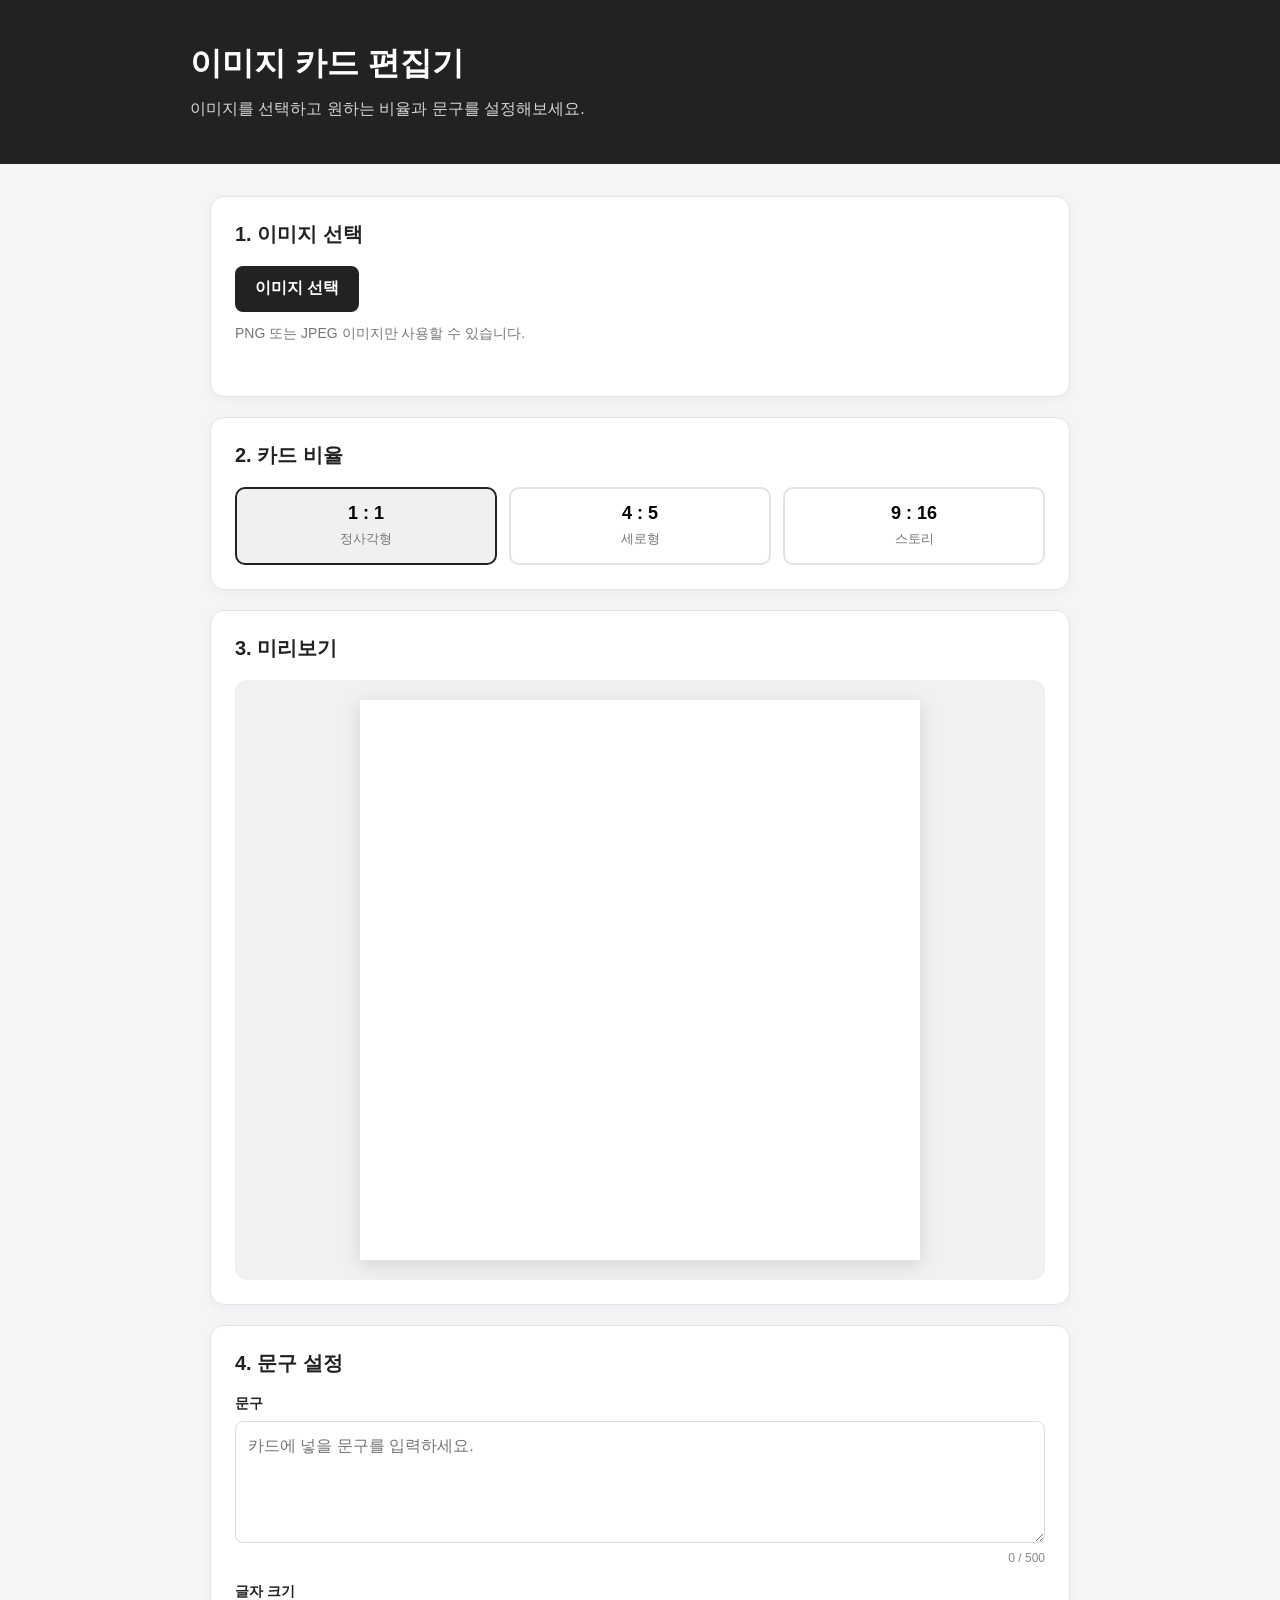
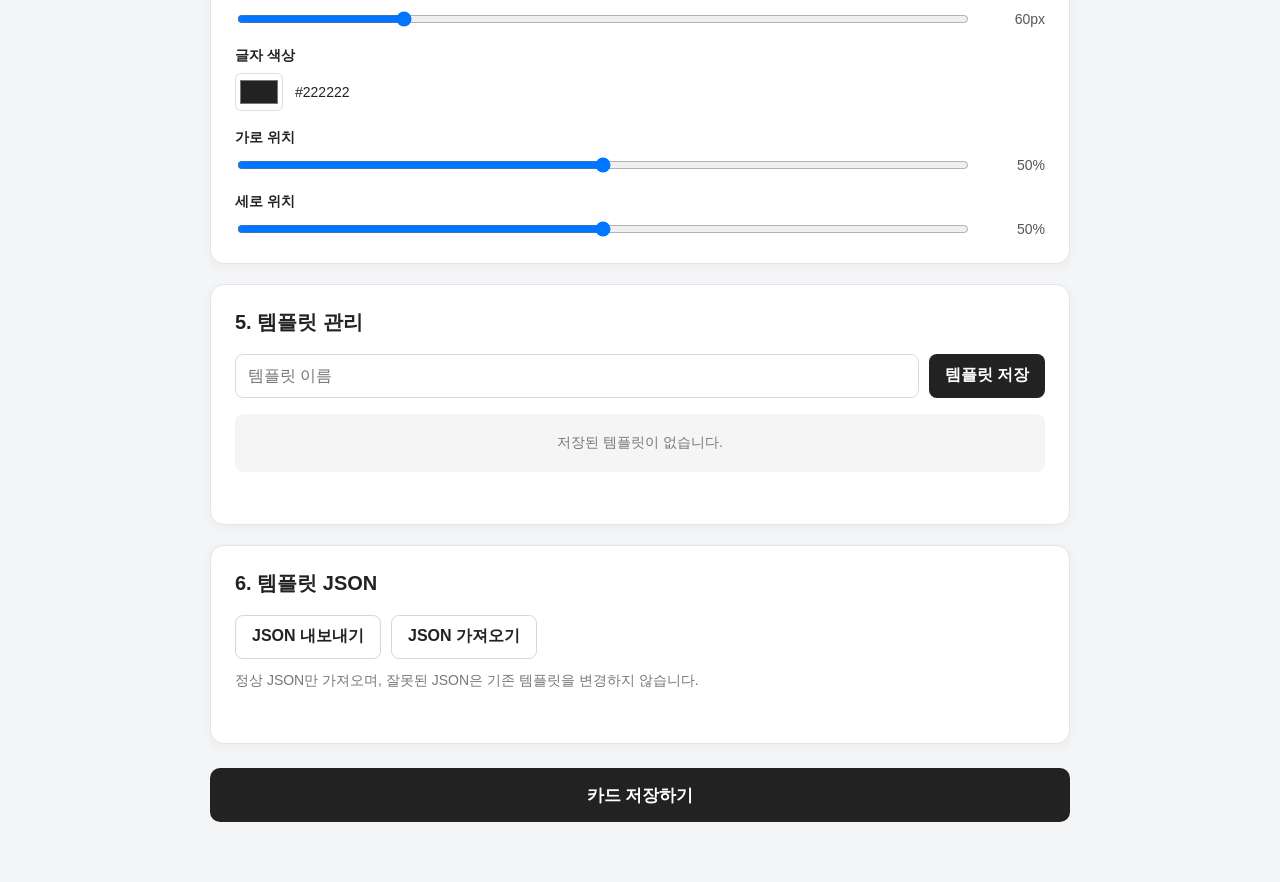
<file: index.html>
<!DOCTYPE html>
<html lang="ko">
<head>
    <meta charset="UTF-8">
    <meta name="viewport" content="width=device-width, initial-scale=1.0">

    <title>이미지 카드 편집기</title>

    <link rel="stylesheet" href="style.css">
</head>

<body>

<header class="header">
    <div class="header-inner">
        <h1>이미지 카드 편집기</h1>
        <p>이미지를 선택하고 원하는 비율과 문구를 설정해보세요.</p>
    </div>
</header>


<main class="container">

    <section class="editor">

        <!-- 이미지 -->
        <div class="section">

            <h2>1. 이미지 선택</h2>

            <label class="file-button">
                이미지 선택
                <input
                    type="file"
                    id="imageInput"
                    accept="image/png,image/jpeg"
                >
            </label>

            <p class="help-text">
                PNG 또는 JPEG 이미지만 사용할 수 있습니다.
            </p>

            <p id="imageStatus" class="status"></p>

        </div>


        <!-- 비율 -->
        <div class="section">

            <h2>2. 카드 비율</h2>

            <div class="ratio-buttons">

                <button
                    type="button"
                    class="ratio-button active"
                    data-ratio="1:1"
                >
                    <strong>1 : 1</strong>
                    <span>정사각형</span>
                </button>

                <button
                    type="button"
                    class="ratio-button"
                    data-ratio="4:5"
                >
                    <strong>4 : 5</strong>
                    <span>세로형</span>
                </button>

                <button
                    type="button"
                    class="ratio-button"
                    data-ratio="9:16"
                >
                    <strong>9 : 16</strong>
                    <span>스토리</span>
                </button>

            </div>

        </div>


        <!-- 미리보기 -->
        <div class="section">

            <h2>3. 미리보기</h2>

            <div class="canvas-area">
                <canvas id="canvas"></canvas>
            </div>

        </div>


        <!-- 문구 -->
        <div class="section">

            <h2>4. 문구 설정</h2>

            <div class="text-controls">

                <div class="control">

                    <label for="textInput">
                        문구
                    </label>

                    <textarea
                        id="textInput"
                        rows="4"
                        maxlength="500"
                        placeholder="카드에 넣을 문구를 입력하세요."
                    ></textarea>

                    <span id="textLength" class="input-info">
                        0 / 500
                    </span>

                </div>


                <div class="control">

                    <label for="fontSize">
                        글자 크기
                    </label>

                    <div class="range-control">

                        <input
                            type="range"
                            id="fontSize"
                            min="20"
                            max="200"
                            value="60"
                        >

                        <span id="fontSizeValue">60px</span>

                    </div>

                </div>


                <div class="control">

                    <label for="textColor">
                        글자 색상
                    </label>

                    <div class="color-control">

                        <input
                            type="color"
                            id="textColor"
                            value="#222222"
                        >

                        <span id="textColorValue">
                            #222222
                        </span>

                    </div>

                </div>


                <div class="control">

                    <label for="textX">
                        가로 위치
                    </label>

                    <div class="range-control">

                        <input
                            type="range"
                            id="textX"
                            min="0"
                            max="100"
                            value="50"
                        >

                        <span id="textXValue">50%</span>

                    </div>

                </div>


                <div class="control">

                    <label for="textY">
                        세로 위치
                    </label>

                    <div class="range-control">

                        <input
                            type="range"
                            id="textY"
                            min="0"
                            max="100"
                            value="50"
                        >

                        <span id="textYValue">50%</span>

                    </div>

                </div>

            </div>

        </div>


        <!-- 템플릿 -->
        <div class="section">

            <h2>5. 템플릿 관리</h2>

            <div class="template-save">

                <input
                    type="text"
                    id="templateName"
                    maxlength="50"
                    placeholder="템플릿 이름"
                >

                <button
                    type="button"
                    id="saveTemplateButton"
                    class="primary-button"
                >
                    템플릿 저장
                </button>

            </div>

            <div
                id="templateList"
                class="template-list"
            ></div>

            <div id="templateEditArea" class="template-edit-area" hidden>
                <input
                    type="text"
                    id="editTemplateName"
                    maxlength="50"
                    placeholder="수정할 템플릿 이름"
                >

                <button
                    type="button"
                    id="confirmEditTemplateButton"
                    class="primary-button"
                >
                    수정 저장
                </button>

                <button
                    type="button"
                    id="cancelEditTemplateButton"
                    class="secondary-button"
                >
                    취소
                </button>
            </div>

            <p id="templateStatus" class="status"></p>

        </div>


        <!-- JSON -->
        <div class="section">

            <h2>6. 템플릿 JSON</h2>

            <div class="json-buttons">

                <button
                    type="button"
                    id="exportJsonButton"
                    class="secondary-button"
                >
                    JSON 내보내기
                </button>

                <label class="secondary-button json-file-button">
                    JSON 가져오기
                    <input
                        type="file"
                        id="jsonInput"
                        accept=".json,application/json"
                    >
                </label>

            </div>

            <p class="help-text">
                정상 JSON만 가져오며, 잘못된 JSON은 기존 템플릿을 변경하지 않습니다.
            </p>

            <p id="jsonStatus" class="status"></p>

        </div>


        <!-- 저장 -->
        <div class="download-area">

            <button
                type="button"
                id="downloadButton"
                class="download-button"
            >
                카드 저장하기
            </button>

        </div>

    </section>

</main>


<script src="script.js"></script>

</body>
</html>
</file>
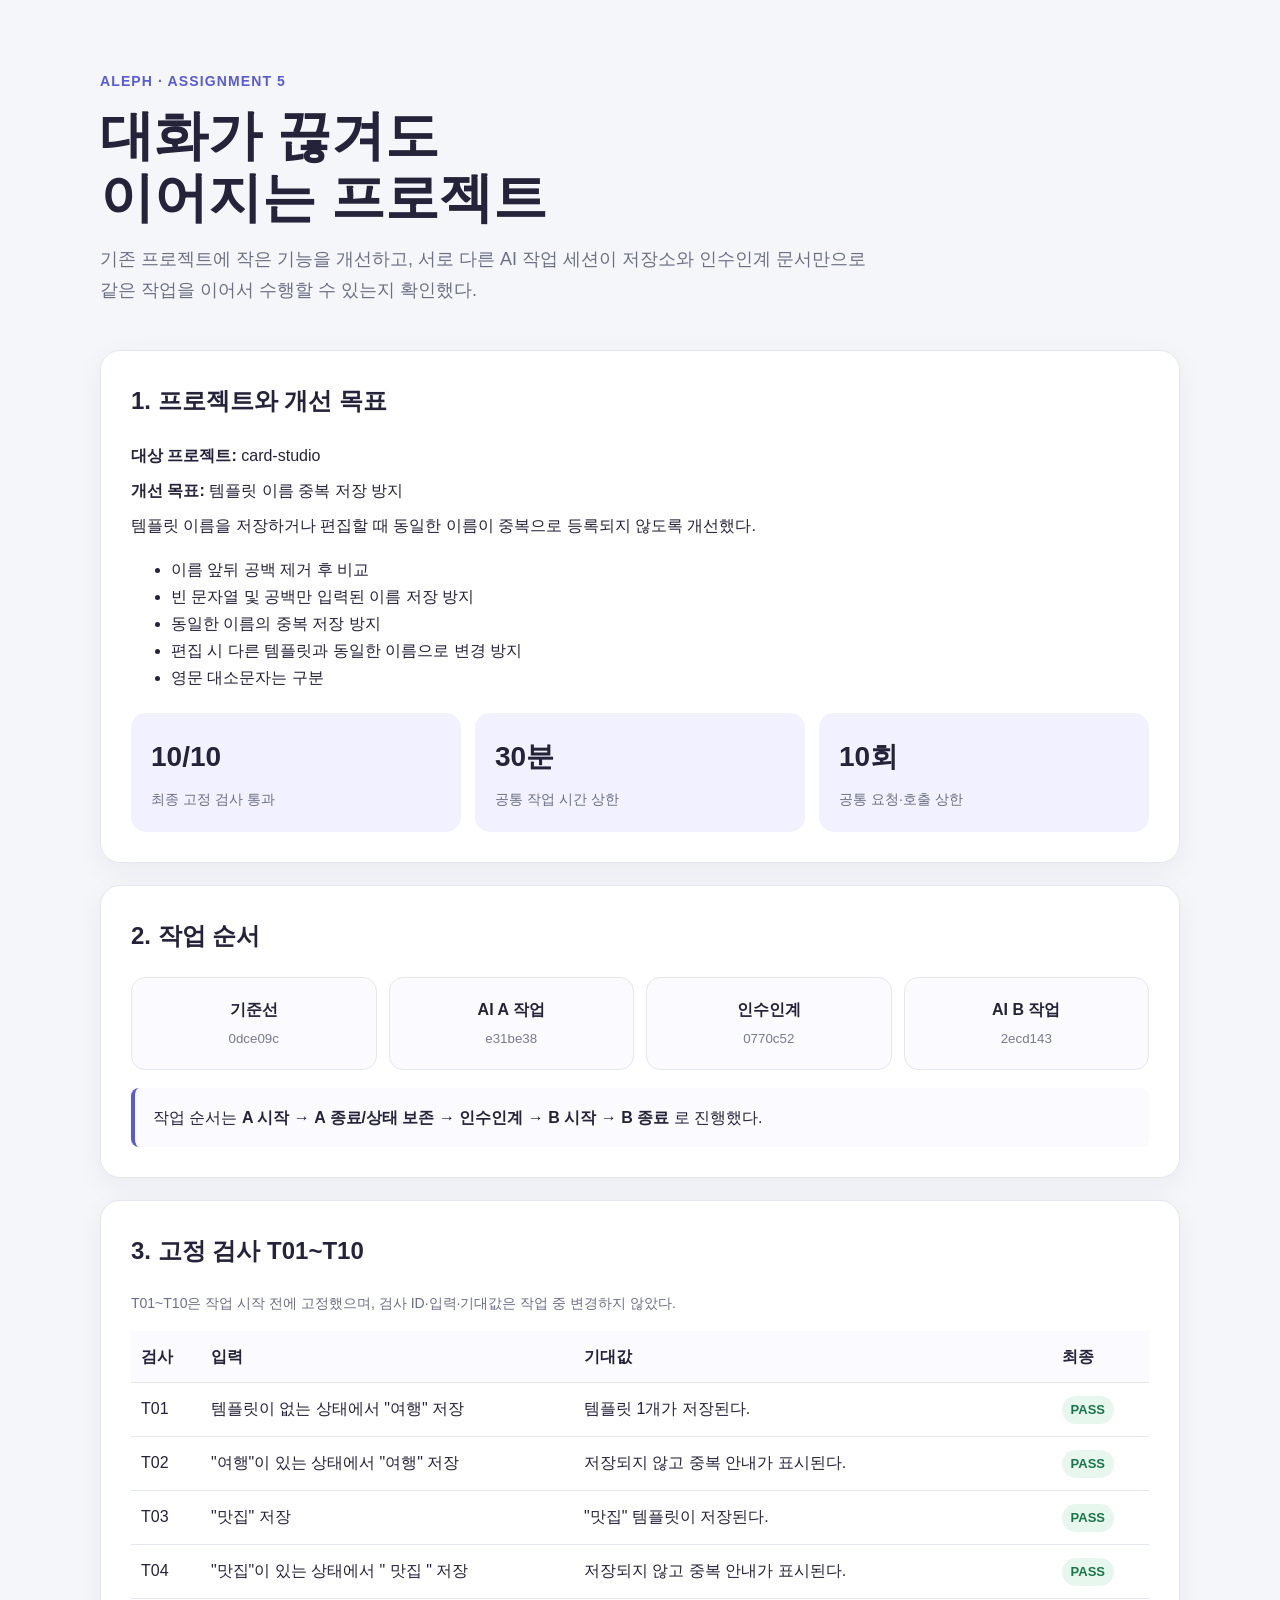
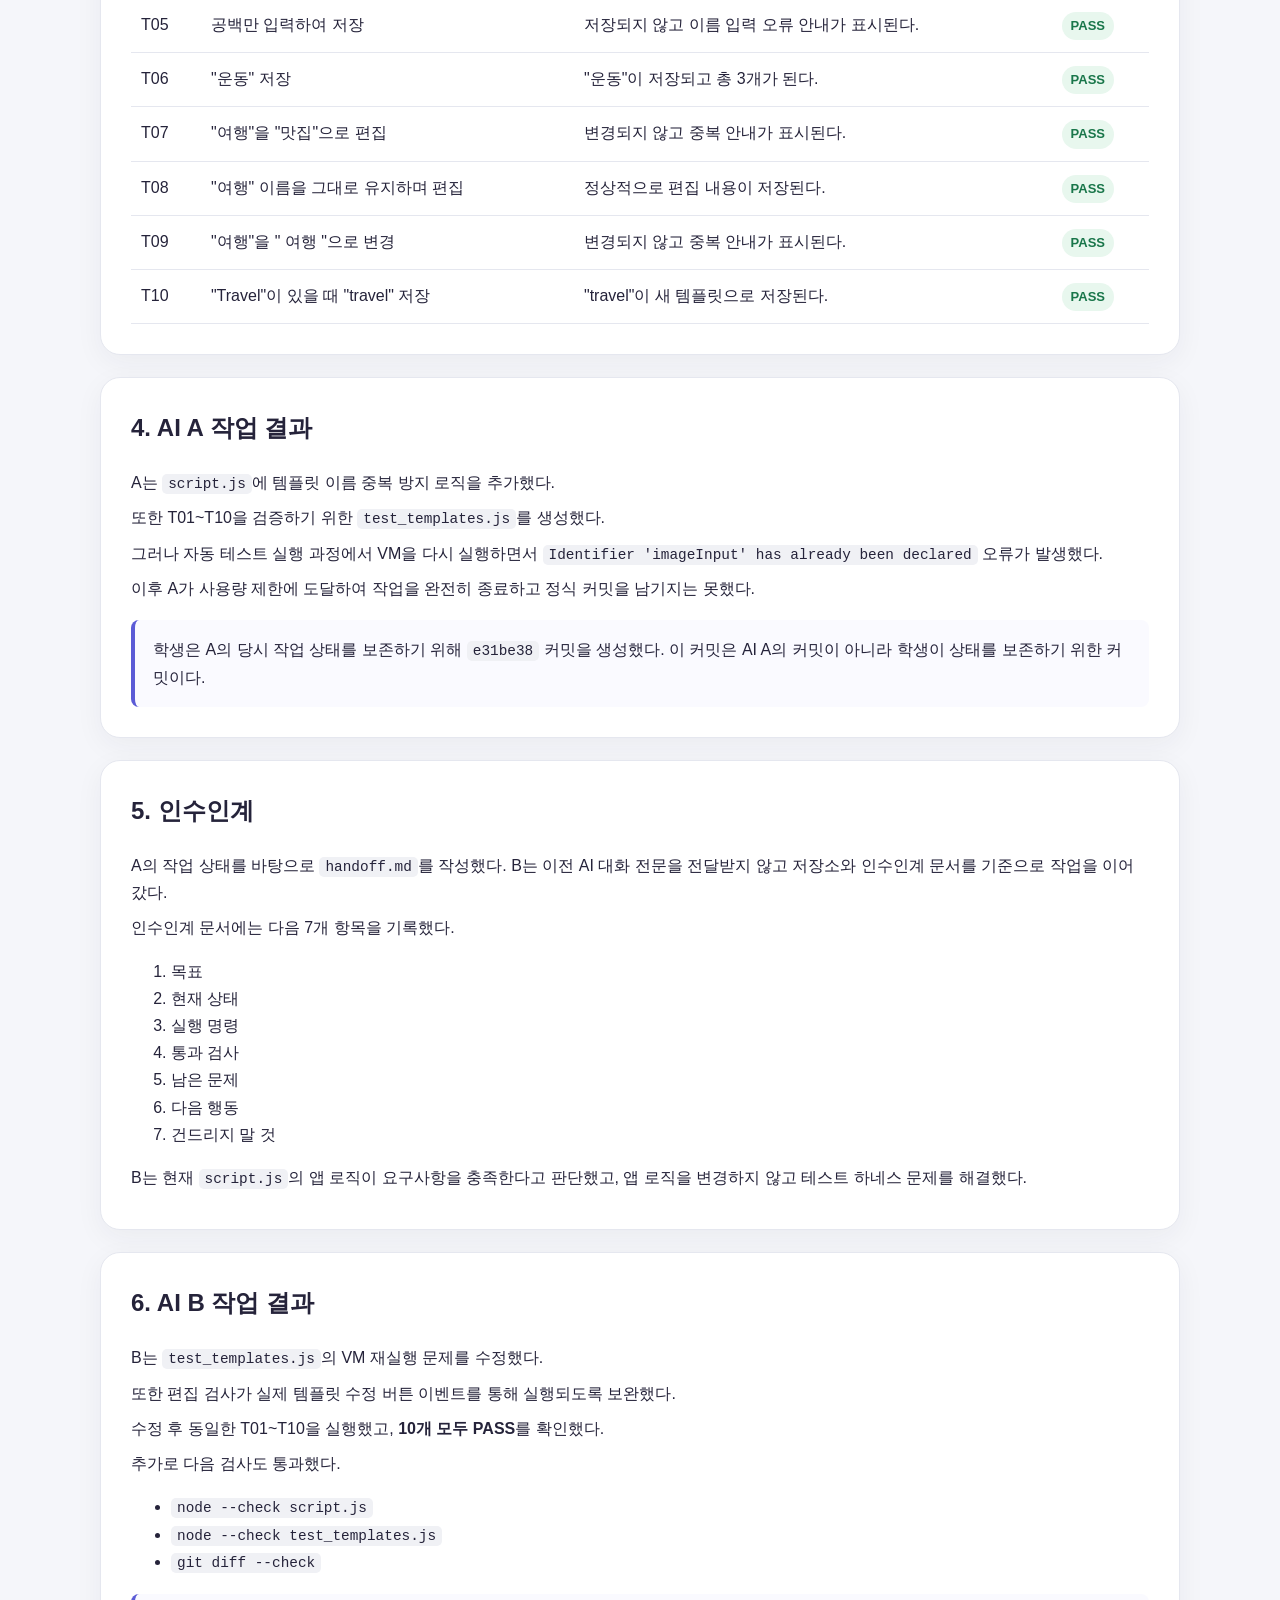
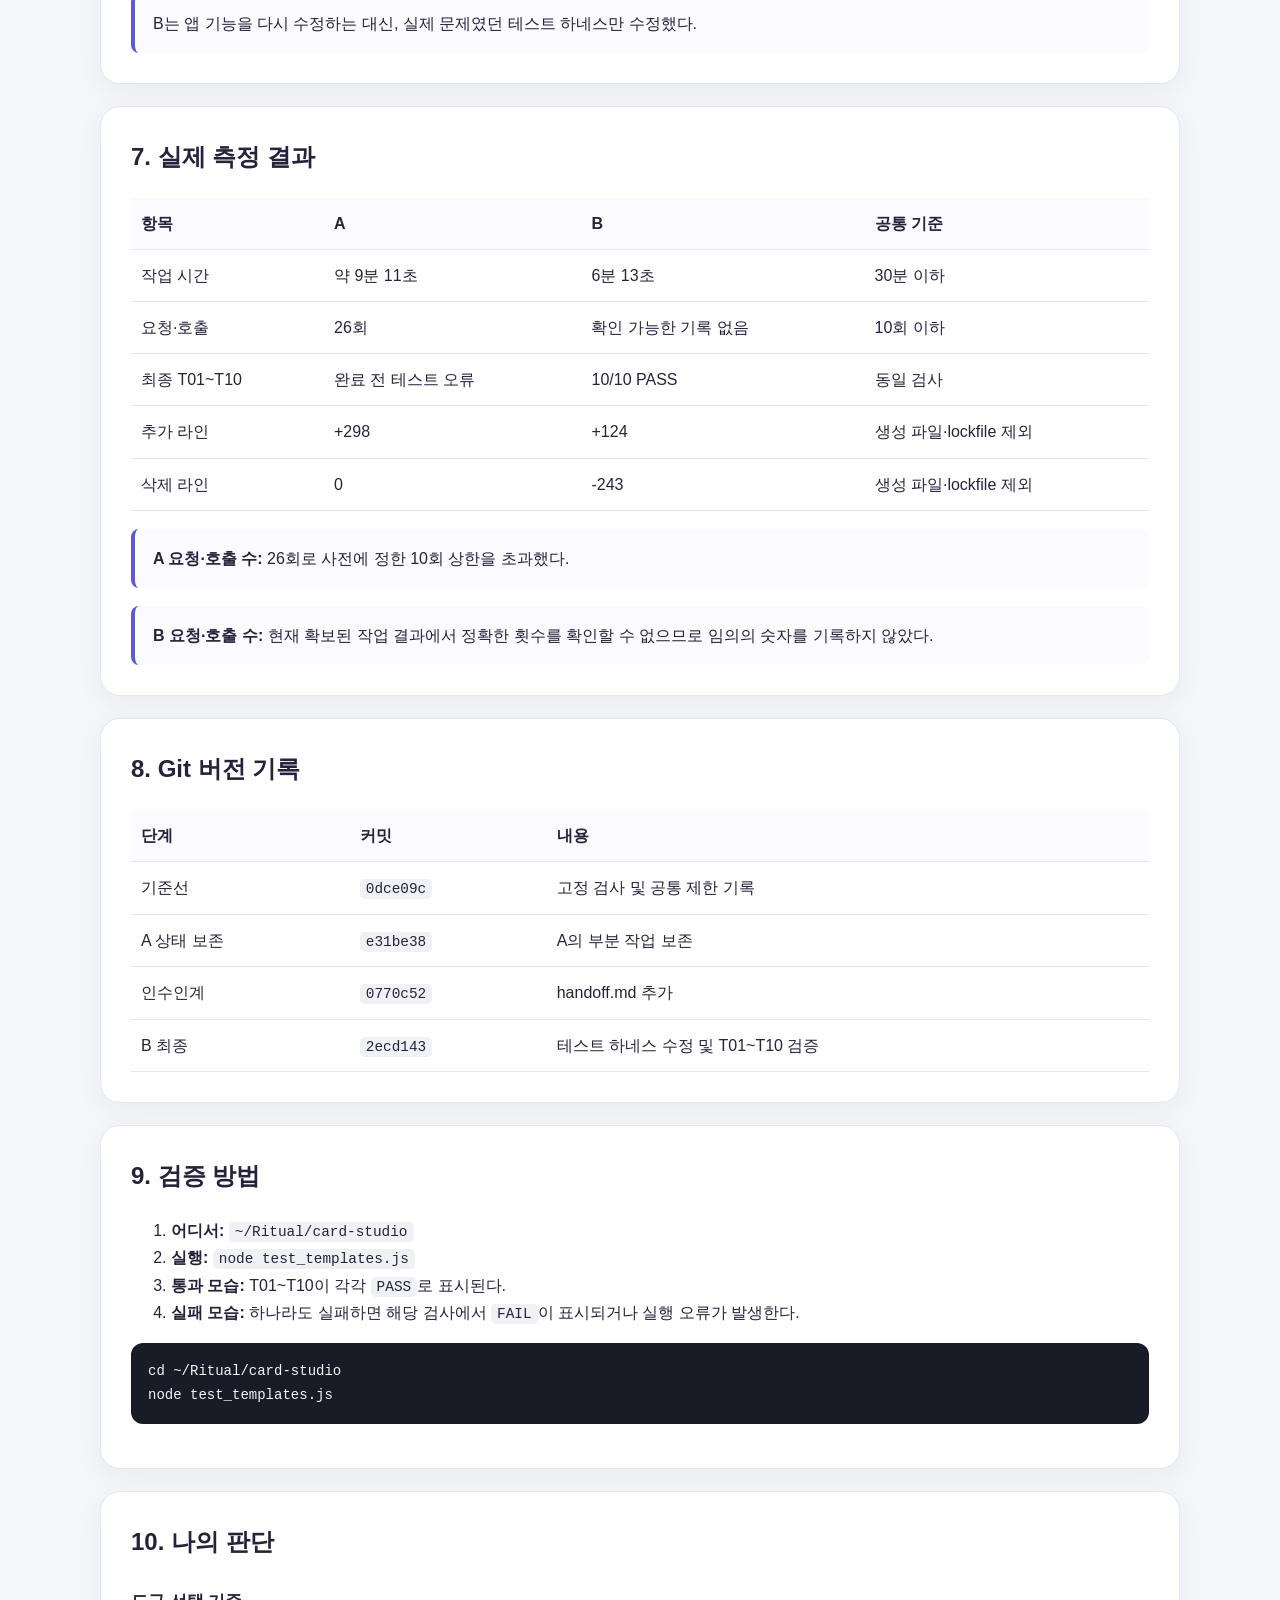
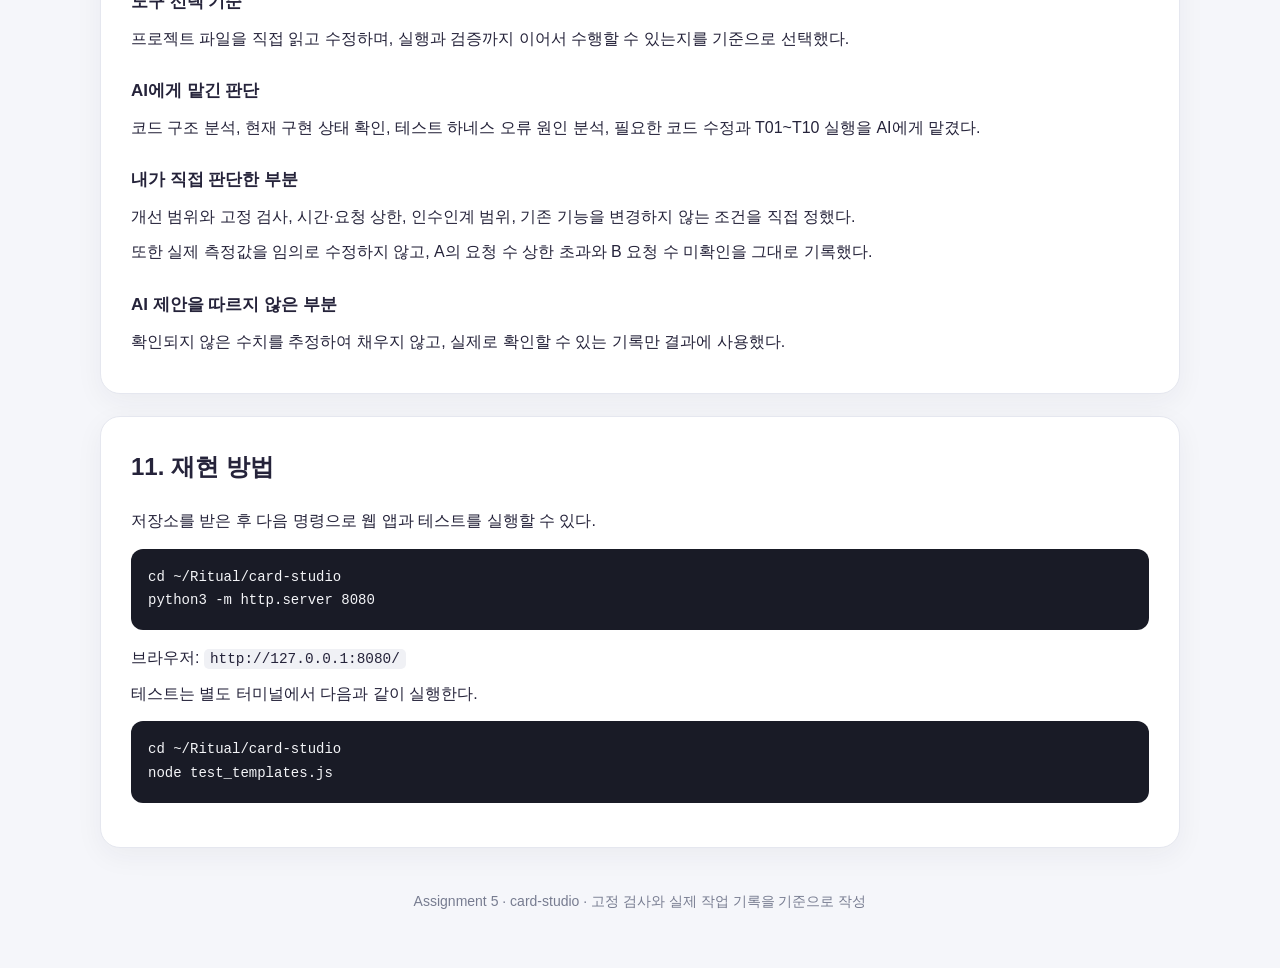
<file: assignment5-report.html>
<!DOCTYPE html>
<html lang="ko">
<head>
    <meta charset="UTF-8">
    <meta name="viewport" content="width=device-width, initial-scale=1.0">

    <title>Assignment 5 | 대화가 끊겨도 이어지는 프로젝트</title>

    <style>
        * {
            box-sizing: border-box;
        }

        body {
            margin: 0;
            background: #f5f6fa;
            color: #25233a;
            font-family:
                "Pretendard",
                "Noto Sans KR",
                Arial,
                sans-serif;
            line-height: 1.7;
        }

        .container {
            width: min(1080px, calc(100% - 32px));
            margin: 0 auto;
        }

        header {
            padding: 70px 0 45px;
        }

        .eyebrow {
            color: #5b5bd6;
            font-size: 14px;
            font-weight: 800;
            letter-spacing: 0.08em;
        }

        h1 {
            margin: 10px 0 16px;
            font-size: clamp(32px, 5vw, 54px);
            line-height: 1.15;
        }

        .lead {
            max-width: 780px;
            margin: 0;
            color: #6b7085;
            font-size: 18px;
        }

        section {
            margin-bottom: 22px;
            padding: 30px;
            background: white;
            border: 1px solid #e5e7ef;
            border-radius: 20px;
            box-shadow: 0 8px 28px rgba(30, 35, 60, 0.05);
        }

        h2 {
            margin: 0 0 20px;
            font-size: 24px;
        }

        h3 {
            margin: 25px 0 8px;
            font-size: 17px;
        }

        p {
            margin: 8px 0;
        }

        .summary {
            display: grid;
            grid-template-columns: repeat(3, 1fr);
            gap: 14px;
            margin-top: 22px;
        }

        .summary-card {
            padding: 20px;
            background: #f1f1ff;
            border-radius: 15px;
        }

        .summary-card strong {
            display: block;
            margin-bottom: 4px;
            font-size: 28px;
        }

        .summary-card span {
            color: #6b7085;
            font-size: 14px;
        }

        .flow {
            display: grid;
            grid-template-columns: repeat(4, 1fr);
            gap: 12px;
        }

        .flow-item {
            padding: 18px;
            background: #fafaff;
            border: 1px solid #e5e7ef;
            border-radius: 14px;
            text-align: center;
            font-weight: 800;
        }

        .flow-item small {
            display: block;
            margin-top: 5px;
            color: #777c90;
            font-weight: 400;
        }

        table {
            width: 100%;
            border-collapse: collapse;
            margin-top: 15px;
        }

        th,
        td {
            padding: 12px 10px;
            border-bottom: 1px solid #e5e7ef;
            text-align: left;
            vertical-align: top;
        }

        th {
            background: #fafaff;
            font-weight: 800;
        }

        .pass {
            display: inline-block;
            padding: 3px 9px;
            border-radius: 999px;
            background: #e8f7ee;
            color: #19764a;
            font-size: 13px;
            font-weight: 800;
        }

        .fail {
            display: inline-block;
            padding: 3px 9px;
            border-radius: 999px;
            background: #fff0ee;
            color: #b42318;
            font-size: 13px;
            font-weight: 800;
        }

        .warn {
            display: inline-block;
            padding: 3px 9px;
            border-radius: 999px;
            background: #fff5d8;
            color: #8a5a00;
            font-size: 13px;
            font-weight: 800;
        }

        .note {
            margin-top: 18px;
            padding: 16px 18px;
            background: #fafaff;
            border-left: 4px solid #5b5bd6;
            border-radius: 8px;
        }

        code {
            padding: 2px 6px;
            background: #f0f1f5;
            border-radius: 5px;
            font-family:
                ui-monospace,
                SFMono-Regular,
                Menlo,
                Consolas,
                monospace;
            font-size: 0.9em;
        }

        pre {
            overflow-x: auto;
            padding: 17px;
            background: #191b26;
            color: #f4f5f8;
            border-radius: 12px;
            font-size: 14px;
        }

        .muted {
            color: #6b7085;
            font-size: 14px;
        }

        footer {
            padding: 20px 0 60px;
            color: #777c90;
            text-align: center;
            font-size: 14px;
        }

        @media (max-width: 760px) {
            .summary,
            .flow {
                grid-template-columns: 1fr;
            }

            section {
                padding: 22px;
            }

            table {
                display: block;
                overflow-x: auto;
                white-space: nowrap;
            }
        }
    </style>
</head>

<body>

<header class="container">

    <div class="eyebrow">
        ALEPH · ASSIGNMENT 5
    </div>

    <h1>
        대화가 끊겨도<br>
        이어지는 프로젝트
    </h1>

    <p class="lead">
        기존 프로젝트에 작은 기능을 개선하고,
        서로 다른 AI 작업 세션이 저장소와 인수인계 문서만으로
        같은 작업을 이어서 수행할 수 있는지 확인했다.
    </p>

</header>


<main class="container">

    <!-- 1 -->
    <section>

        <h2>1. 프로젝트와 개선 목표</h2>

        <p>
            <strong>대상 프로젝트:</strong>
            card-studio
        </p>

        <p>
            <strong>개선 목표:</strong>
            템플릿 이름 중복 저장 방지
        </p>

        <p>
            템플릿 이름을 저장하거나 편집할 때
            동일한 이름이 중복으로 등록되지 않도록 개선했다.
        </p>

        <ul>
            <li>이름 앞뒤 공백 제거 후 비교</li>
            <li>빈 문자열 및 공백만 입력된 이름 저장 방지</li>
            <li>동일한 이름의 중복 저장 방지</li>
            <li>편집 시 다른 템플릿과 동일한 이름으로 변경 방지</li>
            <li>영문 대소문자는 구분</li>
        </ul>

        <div class="summary">

            <div class="summary-card">
                <strong>10/10</strong>
                <span>최종 고정 검사 통과</span>
            </div>

            <div class="summary-card">
                <strong>30분</strong>
                <span>공통 작업 시간 상한</span>
            </div>

            <div class="summary-card">
                <strong>10회</strong>
                <span>공통 요청·호출 상한</span>
            </div>

        </div>

    </section>


    <!-- 2 -->
    <section>

        <h2>2. 작업 순서</h2>

        <div class="flow">

            <div class="flow-item">
                기준선
                <small>0dce09c</small>
            </div>

            <div class="flow-item">
                AI A 작업
                <small>e31be38</small>
            </div>

            <div class="flow-item">
                인수인계
                <small>0770c52</small>
            </div>

            <div class="flow-item">
                AI B 작업
                <small>2ecd143</small>
            </div>

        </div>

        <div class="note">
            작업 순서는
            <strong>A 시작 → A 종료/상태 보존 → 인수인계 → B 시작 → B 종료</strong>
            로 진행했다.
        </div>

    </section>


    <!-- 3 -->
    <section>

        <h2>3. 고정 검사 T01~T10</h2>

        <p class="muted">
            T01~T10은 작업 시작 전에 고정했으며,
            검사 ID·입력·기대값은 작업 중 변경하지 않았다.
        </p>

        <table>

            <thead>
                <tr>
                    <th>검사</th>
                    <th>입력</th>
                    <th>기대값</th>
                    <th>최종</th>
                </tr>
            </thead>

            <tbody>

                <tr>
                    <td>T01</td>
                    <td>템플릿이 없는 상태에서 "여행" 저장</td>
                    <td>템플릿 1개가 저장된다.</td>
                    <td><span class="pass">PASS</span></td>
                </tr>

                <tr>
                    <td>T02</td>
                    <td>"여행"이 있는 상태에서 "여행" 저장</td>
                    <td>저장되지 않고 중복 안내가 표시된다.</td>
                    <td><span class="pass">PASS</span></td>
                </tr>

                <tr>
                    <td>T03</td>
                    <td>"맛집" 저장</td>
                    <td>"맛집" 템플릿이 저장된다.</td>
                    <td><span class="pass">PASS</span></td>
                </tr>

                <tr>
                    <td>T04</td>
                    <td>"맛집"이 있는 상태에서 " 맛집 " 저장</td>
                    <td>저장되지 않고 중복 안내가 표시된다.</td>
                    <td><span class="pass">PASS</span></td>
                </tr>

                <tr>
                    <td>T05</td>
                    <td>공백만 입력하여 저장</td>
                    <td>저장되지 않고 이름 입력 오류 안내가 표시된다.</td>
                    <td><span class="pass">PASS</span></td>
                </tr>

                <tr>
                    <td>T06</td>
                    <td>"운동" 저장</td>
                    <td>"운동"이 저장되고 총 3개가 된다.</td>
                    <td><span class="pass">PASS</span></td>
                </tr>

                <tr>
                    <td>T07</td>
                    <td>"여행"을 "맛집"으로 편집</td>
                    <td>변경되지 않고 중복 안내가 표시된다.</td>
                    <td><span class="pass">PASS</span></td>
                </tr>

                <tr>
                    <td>T08</td>
                    <td>"여행" 이름을 그대로 유지하며 편집</td>
                    <td>정상적으로 편집 내용이 저장된다.</td>
                    <td><span class="pass">PASS</span></td>
                </tr>

                <tr>
                    <td>T09</td>
                    <td>"여행"을 " 여행 "으로 변경</td>
                    <td>변경되지 않고 중복 안내가 표시된다.</td>
                    <td><span class="pass">PASS</span></td>
                </tr>

                <tr>
                    <td>T10</td>
                    <td>"Travel"이 있을 때 "travel" 저장</td>
                    <td>"travel"이 새 템플릿으로 저장된다.</td>
                    <td><span class="pass">PASS</span></td>
                </tr>

            </tbody>

        </table>

    </section>


    <!-- 4 -->
    <section>

        <h2>4. AI A 작업 결과</h2>

        <p>
            A는 <code>script.js</code>에 템플릿 이름 중복 방지 로직을 추가했다.
        </p>

        <p>
            또한 T01~T10을 검증하기 위한
            <code>test_templates.js</code>를 생성했다.
        </p>

        <p>
            그러나 자동 테스트 실행 과정에서
            VM을 다시 실행하면서
            <code>Identifier 'imageInput' has already been declared</code>
            오류가 발생했다.
        </p>

        <p>
            이후 A가 사용량 제한에 도달하여 작업을 완전히 종료하고
            정식 커밋을 남기지는 못했다.
        </p>

        <div class="note">
            학생은 A의 당시 작업 상태를 보존하기 위해
            <code>e31be38</code> 커밋을 생성했다.
            이 커밋은 AI A의 커밋이 아니라 학생이 상태를 보존하기 위한 커밋이다.
        </div>

    </section>


    <!-- 5 -->
    <section>

        <h2>5. 인수인계</h2>

        <p>
            A의 작업 상태를 바탕으로 <code>handoff.md</code>를 작성했다.
            B는 이전 AI 대화 전문을 전달받지 않고 저장소와 인수인계 문서를 기준으로 작업을 이어갔다.
        </p>

        <p>
            인수인계 문서에는 다음 7개 항목을 기록했다.
        </p>

        <ol>
            <li>목표</li>
            <li>현재 상태</li>
            <li>실행 명령</li>
            <li>통과 검사</li>
            <li>남은 문제</li>
            <li>다음 행동</li>
            <li>건드리지 말 것</li>
        </ol>

        <p>
            B는 현재 <code>script.js</code>의 앱 로직이 요구사항을 충족한다고 판단했고,
            앱 로직을 변경하지 않고 테스트 하네스 문제를 해결했다.
        </p>

    </section>


    <!-- 6 -->
    <section>

        <h2>6. AI B 작업 결과</h2>

        <p>
            B는 <code>test_templates.js</code>의 VM 재실행 문제를 수정했다.
        </p>

        <p>
            또한 편집 검사가 실제 템플릿 수정 버튼 이벤트를 통해 실행되도록 보완했다.
        </p>

        <p>
            수정 후 동일한 T01~T10을 실행했고,
            <strong>10개 모두 PASS</strong>를 확인했다.
        </p>

        <p>
            추가로 다음 검사도 통과했다.
        </p>

        <ul>
            <li><code>node --check script.js</code></li>
            <li><code>node --check test_templates.js</code></li>
            <li><code>git diff --check</code></li>
        </ul>

        <div class="note">
            B는 앱 기능을 다시 수정하는 대신,
            실제 문제였던 테스트 하네스만 수정했다.
        </div>

    </section>


    <!-- 7 -->
    <section>

        <h2>7. 실제 측정 결과</h2>

        <table>

            <thead>
                <tr>
                    <th>항목</th>
                    <th>A</th>
                    <th>B</th>
                    <th>공통 기준</th>
                </tr>
            </thead>

            <tbody>

                <tr>
                    <td>작업 시간</td>
                    <td>약 9분 11초</td>
                    <td>6분 13초</td>
                    <td>30분 이하</td>
                </tr>

                <tr>
                    <td>요청·호출</td>
                    <td>26회</td>
                    <td>확인 가능한 기록 없음</td>
                    <td>10회 이하</td>
                </tr>

                <tr>
                    <td>최종 T01~T10</td>
                    <td>완료 전 테스트 오류</td>
                    <td>10/10 PASS</td>
                    <td>동일 검사</td>
                </tr>

                <tr>
                    <td>추가 라인</td>
                    <td>+298</td>
                    <td>+124</td>
                    <td>생성 파일·lockfile 제외</td>
                </tr>

                <tr>
                    <td>삭제 라인</td>
                    <td>0</td>
                    <td>-243</td>
                    <td>생성 파일·lockfile 제외</td>
                </tr>

            </tbody>

        </table>

        <div class="note">
            <strong>A 요청·호출 수:</strong>
            26회로 사전에 정한 10회 상한을 초과했다.
        </div>

        <div class="note">
            <strong>B 요청·호출 수:</strong>
            현재 확보된 작업 결과에서 정확한 횟수를 확인할 수 없으므로
            임의의 숫자를 기록하지 않았다.
        </div>

    </section>


    <!-- 8 -->
    <section>

        <h2>8. Git 버전 기록</h2>

        <table>

            <thead>
                <tr>
                    <th>단계</th>
                    <th>커밋</th>
                    <th>내용</th>
                </tr>
            </thead>

            <tbody>

                <tr>
                    <td>기준선</td>
                    <td><code>0dce09c</code></td>
                    <td>고정 검사 및 공통 제한 기록</td>
                </tr>

                <tr>
                    <td>A 상태 보존</td>
                    <td><code>e31be38</code></td>
                    <td>A의 부분 작업 보존</td>
                </tr>

                <tr>
                    <td>인수인계</td>
                    <td><code>0770c52</code></td>
                    <td>handoff.md 추가</td>
                </tr>

                <tr>
                    <td>B 최종</td>
                    <td><code>2ecd143</code></td>
                    <td>테스트 하네스 수정 및 T01~T10 검증</td>
                </tr>

            </tbody>

        </table>

    </section>


    <!-- 9 -->
    <section>

        <h2>9. 검증 방법</h2>

        <ol>
            <li>
                <strong>어디서:</strong>
                <code>~/Ritual/card-studio</code>
            </li>

            <li>
                <strong>실행:</strong>
                <code>node test_templates.js</code>
            </li>

            <li>
                <strong>통과 모습:</strong>
                T01~T10이 각각 <code>PASS</code>로 표시된다.
            </li>

            <li>
                <strong>실패 모습:</strong>
                하나라도 실패하면 해당 검사에서 <code>FAIL</code>이 표시되거나
                실행 오류가 발생한다.
            </li>
        </ol>

        <pre>cd ~/Ritual/card-studio
node test_templates.js</pre>

    </section>


    <!-- 10 -->
    <section>

        <h2>10. 나의 판단</h2>

        <h3>도구 선택 기준</h3>

        <p>
            프로젝트 파일을 직접 읽고 수정하며,
            실행과 검증까지 이어서 수행할 수 있는지를 기준으로 선택했다.
        </p>

        <h3>AI에게 맡긴 판단</h3>

        <p>
            코드 구조 분석, 현재 구현 상태 확인,
            테스트 하네스 오류 원인 분석,
            필요한 코드 수정과 T01~T10 실행을 AI에게 맡겼다.
        </p>

        <h3>내가 직접 판단한 부분</h3>

        <p>
            개선 범위와 고정 검사,
            시간·요청 상한,
            인수인계 범위,
            기존 기능을 변경하지 않는 조건을 직접 정했다.
        </p>

        <p>
            또한 실제 측정값을 임의로 수정하지 않고,
            A의 요청 수 상한 초과와 B 요청 수 미확인을 그대로 기록했다.
        </p>

        <h3>AI 제안을 따르지 않은 부분</h3>

        <p>
            확인되지 않은 수치를 추정하여 채우지 않고,
            실제로 확인할 수 있는 기록만 결과에 사용했다.
        </p>

    </section>


    <!-- 11 -->
    <section>

        <h2>11. 재현 방법</h2>

        <p>
            저장소를 받은 후 다음 명령으로 웹 앱과 테스트를 실행할 수 있다.
        </p>

        <pre>cd ~/Ritual/card-studio
python3 -m http.server 8080</pre>

        <p>
            브라우저:
            <code>http://127.0.0.1:8080/</code>
        </p>

        <p>
            테스트는 별도 터미널에서 다음과 같이 실행한다.
        </p>

        <pre>cd ~/Ritual/card-studio
node test_templates.js</pre>

    </section>

</main>


<footer class="container">
    Assignment 5 · card-studio · 고정 검사와 실제 작업 기록을 기준으로 작성
</footer>

</body>
</html>
</file>
<file: style.css>
* {
    box-sizing: border-box;
}

body {
    margin: 0;
    font-family:
        Arial,
        "Noto Sans KR",
        sans-serif;
    background: #f4f5f7;
    color: #222;
}

button,
input,
textarea {
    font: inherit;
}

button,
label {
    -webkit-tap-highlight-color: transparent;
}


/* =========================
   Header
========================= */

.header {
    background: #222;
    color: white;
    padding: 42px 20px;
}

.header-inner {
    max-width: 900px;
    margin: 0 auto;
}

.header h1 {
    margin: 0 0 10px;
    font-size: 32px;
}

.header p {
    margin: 0;
    color: #d5d5d5;
    line-height: 1.6;
}


/* =========================
   Layout
========================= */

.container {
    max-width: 900px;
    margin: 0 auto;
    padding: 32px 20px 60px;
}

.editor {
    display: flex;
    flex-direction: column;
    gap: 20px;
}

.section {
    background: white;
    border: 1px solid #e2e4e8;
    border-radius: 14px;
    padding: 24px;
    box-shadow: 0 3px 12px rgba(0, 0, 0, 0.04);
}

.section h2 {
    margin: 0 0 18px;
    font-size: 20px;
}


/* =========================
   File
========================= */

.file-button {
    display: inline-flex;
    align-items: center;
    justify-content: center;
    min-height: 46px;
    padding: 0 20px;
    border-radius: 8px;
    background: #222;
    color: white;
    font-weight: 700;
    cursor: pointer;
    transition: opacity 0.2s;
}

.file-button:hover {
    opacity: 0.8;
}

.file-button input {
    display: none;
}

.help-text {
    margin: 10px 0 0;
    color: #777;
    font-size: 14px;
    line-height: 1.6;
}

.status {
    min-height: 20px;
    margin: 8px 0 0;
    font-size: 14px;
}


/* =========================
   Ratio
========================= */

.ratio-buttons {
    display: grid;
    grid-template-columns: repeat(3, 1fr);
    gap: 12px;
}

.ratio-button {
    min-height: 78px;
    padding: 12px;
    border: 2px solid #e1e3e7;
    border-radius: 10px;
    background: white;
    cursor: pointer;
    transition:
        border-color 0.2s,
        background 0.2s,
        transform 0.1s;
}

.ratio-button:hover {
    transform: translateY(-1px);
}

.ratio-button.active {
    border-color: #222;
    background: #f0f0f0;
}

.ratio-button strong {
    display: block;
    margin-bottom: 5px;
    font-size: 18px;
}

.ratio-button span {
    color: #777;
    font-size: 13px;
}


/* =========================
   Canvas
========================= */

.canvas-area {
    width: 100%;
    display: flex;
    justify-content: center;
    align-items: center;
    padding: 20px;
    background: #f0f1f3;
    border-radius: 12px;
    overflow: hidden;
}

#canvas {
    display: block;
    width: min(100%, 560px);
    height: auto;
    background: white;
    box-shadow: 0 5px 20px rgba(0, 0, 0, 0.12);
}


/* =========================
   Text controls
========================= */

.text-controls {
    display: flex;
    flex-direction: column;
    gap: 18px;
}

.control {
    display: flex;
    flex-direction: column;
    gap: 8px;
}

.control > label {
    font-size: 14px;
    font-weight: 700;
}

.control input[type="text"],
.control textarea,
.template-save input {
    width: 100%;
    border: 1px solid #d8dbe0;
    border-radius: 8px;
    padding: 12px;
    background: white;
    outline: none;
}

.control textarea {
    min-height: 100px;
    resize: vertical;
    line-height: 1.5;
}

.control input[type="text"]:focus,
.control textarea:focus,
.template-save input:focus {
    border-color: #222;
}

.input-info {
    align-self: flex-end;
    color: #888;
    font-size: 12px;
}

.range-control {
    display: flex;
    align-items: center;
    gap: 14px;
}

.range-control input {
    flex: 1;
}

.range-control span {
    width: 60px;
    text-align: right;
    font-size: 14px;
    color: #555;
}

.color-control {
    display: flex;
    align-items: center;
    gap: 12px;
}

.color-control input[type="color"] {
    width: 48px;
    height: 38px;
    padding: 2px;
    border: 1px solid #ddd;
    border-radius: 6px;
    background: white;
    cursor: pointer;
}

.color-control span {
    font-size: 14px;
}


/* =========================
   Template
========================= */

.template-save {
    display: flex;
    gap: 10px;
    margin-bottom: 16px;
}

.template-save input {
    flex: 1;
}

.template-list {
    display: flex;
    flex-direction: column;
    gap: 10px;
}

.template-empty {
    padding: 20px;
    border-radius: 8px;
    background: #f5f5f5;
    color: #777;
    text-align: center;
    font-size: 14px;
}

.template-item {
    display: flex;
    align-items: center;
    justify-content: space-between;
    gap: 12px;
    padding: 14px;
    border: 1px solid #e1e3e7;
    border-radius: 10px;
}

.template-name {
    min-width: 0;
    font-weight: 700;
    word-break: break-word;
}

.template-actions {
    display: flex;
    flex-shrink: 0;
    gap: 6px;
}

.template-actions button {
    padding: 7px 10px;
    border: 1px solid #d5d7db;
    border-radius: 6px;
    background: white;
    cursor: pointer;
}

.template-actions button:hover {
    background: #f1f1f1;
}


/* =========================
   JSON
========================= */

.json-buttons {
    display: flex;
    gap: 10px;
    flex-wrap: wrap;
}

.primary-button,
.secondary-button {
    min-height: 44px;
    padding: 0 16px;
    border-radius: 8px;
    cursor: pointer;
    font-weight: 700;
}

.primary-button {
    border: none;
    background: #222;
    color: white;
}

.secondary-button {
    display: inline-flex;
    align-items: center;
    justify-content: center;
    border: 1px solid #d5d7db;
    background: white;
    color: #222;
}

.secondary-button:hover {
    background: #f5f5f5;
}

.json-file-button input {
    display: none;
}


/* =========================
   Download
========================= */

.download-area {
    display: flex;
    justify-content: center;
    padding-top: 4px;
}

.download-button {
    width: 100%;
    min-height: 54px;
    border: none;
    border-radius: 10px;
    background: #222;
    color: white;
    font-size: 17px;
    font-weight: 700;
    cursor: pointer;
}

.download-button:hover {
    opacity: 0.85;
}


/* =========================
   Responsive
========================= */

@media (max-width: 650px) {

    .header {
        padding: 32px 18px;
    }

    .header h1 {
        font-size: 26px;
    }

    .container {
        padding: 20px 12px 40px;
    }

    .section {
        padding: 18px;
    }

    .ratio-buttons {
        grid-template-columns: 1fr;
    }

    .ratio-button {
        min-height: 64px;
    }

    .template-save {
        flex-direction: column;
    }

    .template-item {
        align-items: flex-start;
        flex-direction: column;
    }

    .template-actions {
        width: 100%;
    }

    .template-actions button {
        flex: 1;
    }

    .canvas-area {
        padding: 10px;
    }
}
</file>
